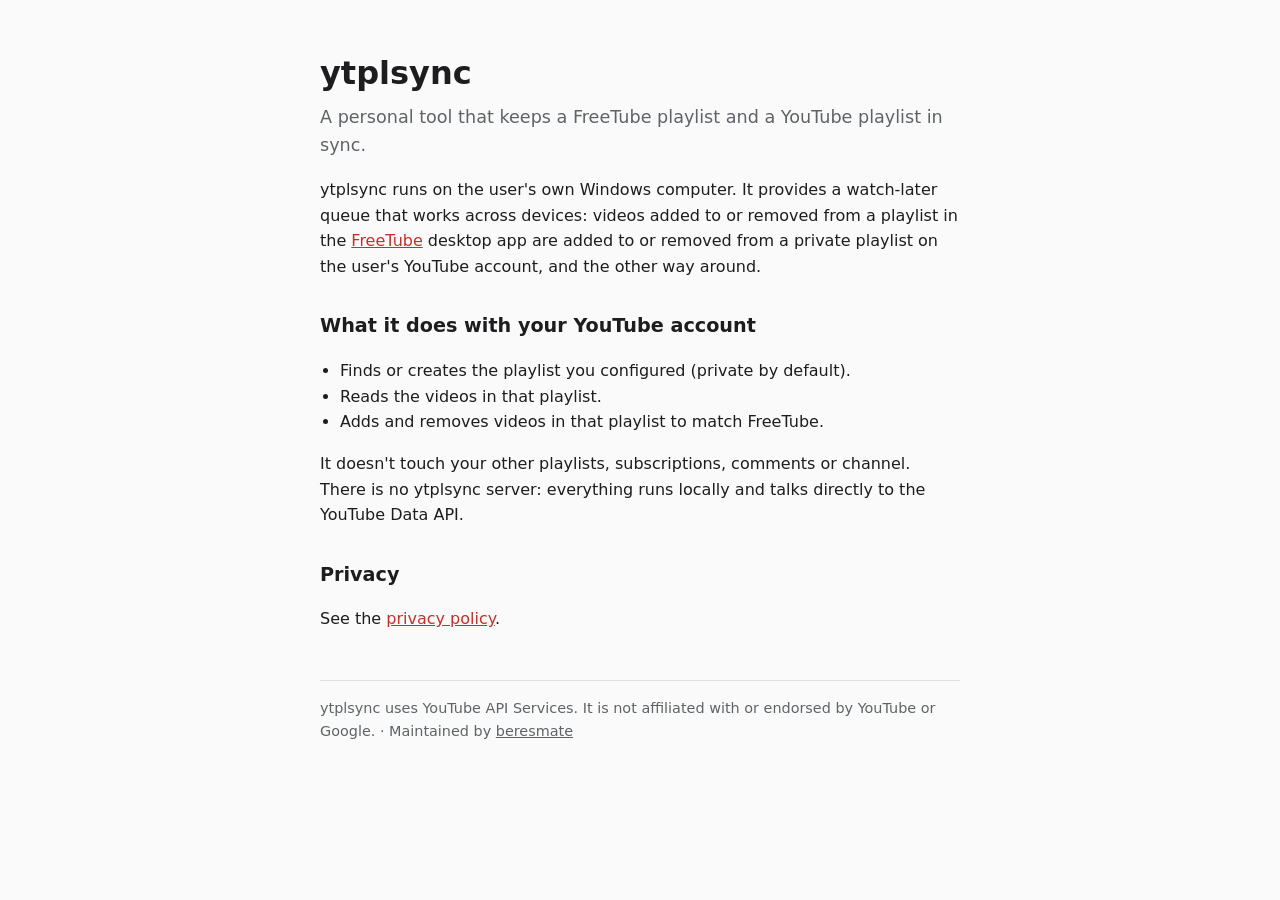
<file: index.html>
<!doctype html>
<html lang="en">
<head>
  <meta charset="utf-8">
  <meta name="viewport" content="width=device-width, initial-scale=1">
  <title>ytplsync</title>
  <meta name="description" content="ytplsync keeps a FreeTube playlist and a YouTube playlist in sync, as a watch-later queue across devices.">
  <link rel="stylesheet" href="style.css">
</head>
<body>
<main>
  <h1>ytplsync</h1>
  <p class="lead">A personal tool that keeps a FreeTube playlist and a YouTube playlist in sync.</p>

  <p>
    ytplsync runs on the user's own Windows computer. It provides a watch-later queue that
    works across devices: videos added to or removed from a playlist in the
    <a href="https://freetubeapp.io/">FreeTube</a> desktop app are added to or removed from a
    private playlist on the user's YouTube account, and the other way around.
  </p>

  <h2>What it does with your YouTube account</h2>
  <ul>
    <li>Finds or creates the playlist you configured (private by default).</li>
    <li>Reads the videos in that playlist.</li>
    <li>Adds and removes videos in that playlist to match FreeTube.</li>
  </ul>
  <p>
    It doesn't touch your other playlists, subscriptions, comments or channel. There is no
    ytplsync server: everything runs locally and talks directly to the YouTube Data API.
  </p>

  <h2>Privacy</h2>
  <p>See the <a href="privacy.html">privacy policy</a>.</p>

  <footer>
    ytplsync uses YouTube API Services. It is not affiliated with or endorsed by YouTube or Google.
    · Maintained by <a href="https://github.com/beresmate">beresmate</a>
  </footer>
</main>
</body>
</html>
</file>
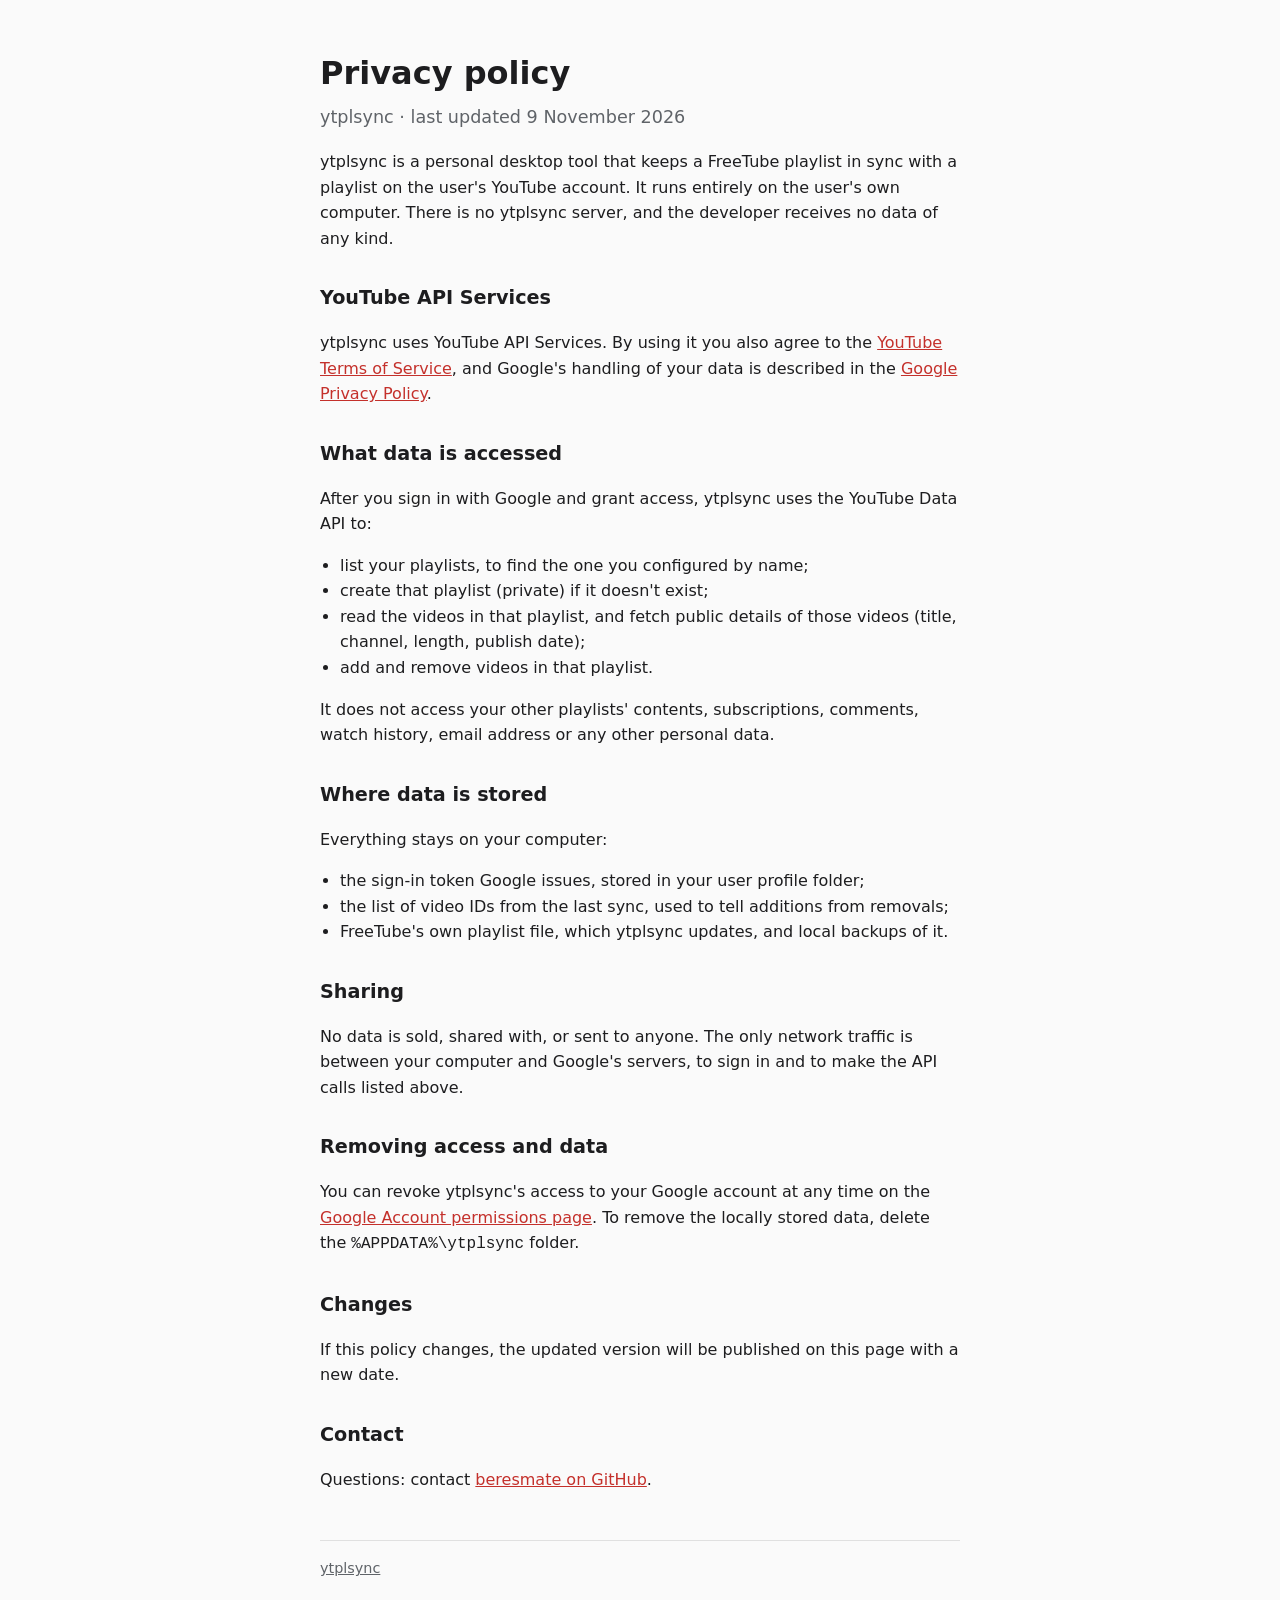
<file: privacy.html>
<!doctype html>
<html lang="en">
<head>
  <meta charset="utf-8">
  <meta name="viewport" content="width=device-width, initial-scale=1">
  <title>ytplsync privacy policy</title>
  <link rel="stylesheet" href="style.css">
</head>
<body>
<main>
  <h1>Privacy policy</h1>
  <p class="lead">ytplsync · last updated 9 November 2026</p>

  <p>
    ytplsync is a personal desktop tool that keeps a FreeTube playlist in sync with a playlist
    on the user's YouTube account. It runs entirely on the user's own computer. There is no
    ytplsync server, and the developer receives no data of any kind.
  </p>

  <h2>YouTube API Services</h2>
  <p>
    ytplsync uses YouTube API Services. By using it you also agree to the
    <a href="https://www.youtube.com/t/terms">YouTube Terms of Service</a>, and Google's handling
    of your data is described in the
    <a href="https://policies.google.com/privacy">Google Privacy Policy</a>.
  </p>

  <h2>What data is accessed</h2>
  <p>After you sign in with Google and grant access, ytplsync uses the YouTube Data API to:</p>
  <ul>
    <li>list your playlists, to find the one you configured by name;</li>
    <li>create that playlist (private) if it doesn't exist;</li>
    <li>read the videos in that playlist, and fetch public details of those videos (title, channel, length, publish date);</li>
    <li>add and remove videos in that playlist.</li>
  </ul>
  <p>It does not access your other playlists' contents, subscriptions, comments, watch history, email address or any other personal data.</p>

  <h2>Where data is stored</h2>
  <p>Everything stays on your computer:</p>
  <ul>
    <li>the sign-in token Google issues, stored in your user profile folder;</li>
    <li>the list of video IDs from the last sync, used to tell additions from removals;</li>
    <li>FreeTube's own playlist file, which ytplsync updates, and local backups of it.</li>
  </ul>

  <h2>Sharing</h2>
  <p>
    No data is sold, shared with, or sent to anyone. The only network traffic is between your
    computer and Google's servers, to sign in and to make the API calls listed above.
  </p>

  <h2>Removing access and data</h2>
  <p>
    You can revoke ytplsync's access to your Google account at any time on the
    <a href="https://myaccount.google.com/permissions">Google Account permissions page</a>.
    To remove the locally stored data, delete the <code>%APPDATA%\ytplsync</code> folder.
  </p>

  <h2>Changes</h2>
  <p>If this policy changes, the updated version will be published on this page with a new date.</p>

  <h2>Contact</h2>
  <p>Questions: contact <a href="https://github.com/beresmate">beresmate on GitHub</a>.</p>

  <footer><a href="./">ytplsync</a></footer>
</main>
</body>
</html>
</file>
<file: style.css>
:root {
  --bg: #fafafa;
  --fg: #1d1d1f;
  --muted: #5f6368;
  --accent: #c4302b;
  --border: #e0e0e0;
}
@media (prefers-color-scheme: dark) {
  :root {
    --bg: #161618;
    --fg: #ececec;
    --muted: #a0a0a8;
    --accent: #ff6b63;
    --border: #2e2e33;
  }
}
* { box-sizing: border-box; }
body {
  margin: 0;
  background: var(--bg);
  color: var(--fg);
  font: 16px/1.6 system-ui, -apple-system, "Segoe UI", Roboto, sans-serif;
}
main { max-width: 42rem; margin: 0 auto; padding: 3rem 1rem 4rem; }
h1 { font-size: 2rem; margin: 0 0 .25rem; }
h2 { font-size: 1.2rem; margin: 2rem 0 .5rem; }
.lead { color: var(--muted); font-size: 1.1rem; margin-top: 0; }
a { color: var(--accent); }
ul { padding-left: 1.25rem; }
footer {
  margin-top: 3rem;
  padding-top: 1rem;
  border-top: 1px solid var(--border);
  color: var(--muted);
  font-size: .9rem;
}
footer a { color: inherit; }
</file>
